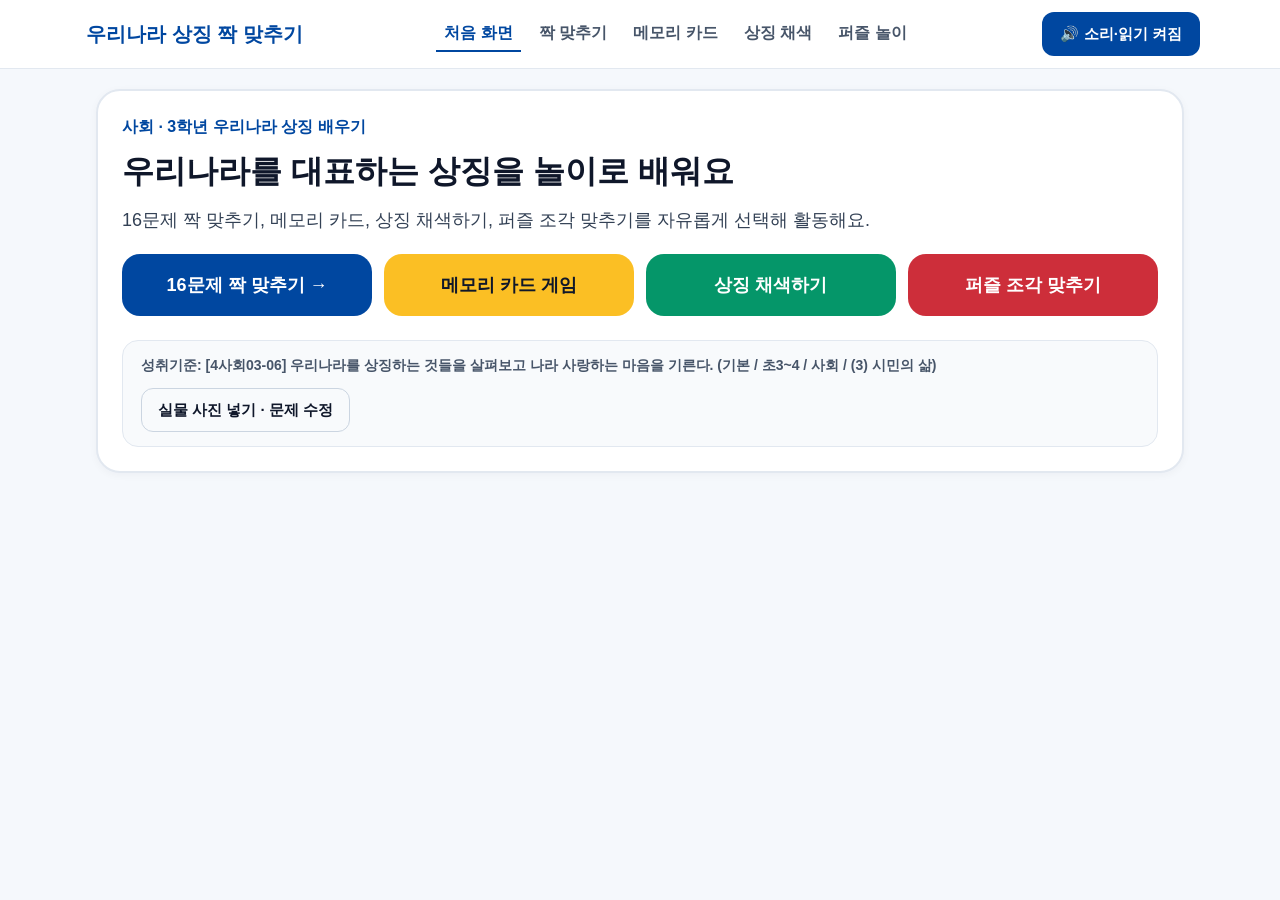
<file: public/korea-symbols-standalone.html>
<!doctype html>
<html lang="ko">
<head>
  <meta charset="UTF-8" />
  <meta name="viewport" content="width=device-width, initial-scale=1.0" />
  <title>우리나라 상징 짝 맞추기</title>
  <style>
    :root {
      --bg: #F5F8FC;
      --surface: #FFFFFF;
      --border: #CBD5E1;
      --text: #0F172A;
      --muted: #475569;
      --primary: #0047A0;
      --red: #CD2E3A;
      --emerald: #059669;
      --amber: #F59E0B;
    }
    * { box-sizing: border-box; }
    body {
      margin: 0;
      font-family: "Noto Sans KR", "Apple SD Gothic Neo", "Malgun Gothic", sans-serif;
      background: var(--bg);
      color: var(--text);
      line-height: 1.5;
    }
    button {
      font-family: inherit;
      cursor: pointer;
      touch-action: manipulation;
    }
    button:focus-visible, input:focus-visible {
      outline: 4px solid #2563EB;
      outline-offset: 2px;
    }
    header {
      background: var(--surface);
      border-bottom: 1px solid #E2E8F0;
      padding: 12px 20px;
    }
    .header-inner {
      max-width: 1120px;
      margin: 0 auto;
      display: flex;
      flex-wrap: wrap;
      align-items: center;
      justify-content: space-between;
      gap: 14px;
    }
    .brand {
      font-size: 20px;
      font-weight: 800;
      color: var(--primary);
      background: transparent;
      border: 0;
      padding: 4px 6px;
      white-space: nowrap;
    }
    .nav-links {
      display: flex;
      flex-wrap: wrap;
      gap: 10px;
      align-items: center;
    }
    .nav-btn {
      background: transparent;
      border: 0;
      border-bottom: 2px solid transparent;
      font-size: 16px;
      font-weight: 700;
      color: var(--muted);
      padding: 6px 8px;
      white-space: nowrap;
    }
    .nav-btn.active {
      color: var(--primary);
      border-bottom-color: var(--primary);
    }
    .cta-btn {
      min-height: 44px;
      padding: 10px 18px;
      border-radius: 12px;
      border: 0;
      background: var(--primary);
      color: #fff;
      font-size: 15px;
      font-weight: 700;
      white-space: nowrap;
    }
    .cta-btn:hover { background: #1E40AF; }
    main {
      max-width: 1120px;
      margin: 0 auto;
      padding: 20px 16px 48px;
    }
    .card {
      background: var(--surface);
      border: 2px solid #E2E8F0;
      border-radius: 24px;
      padding: 24px;
      box-shadow: 0 2px 8px rgba(15, 23, 42, 0.04);
    }
    .track-wrap {
      background: var(--surface);
      border: 1px solid #E2E8F0;
      border-radius: 20px;
      padding: 16px 20px;
      margin-bottom: 16px;
    }
    .track-head {
      display: flex;
      justify-content: space-between;
      font-weight: 700;
      font-size: 15px;
      margin-bottom: 12px;
    }
    .track-bar {
      position: relative;
      height: 14px;
      background: #E2E8F0;
      border-radius: 999px;
      margin: 22px 10px 8px;
    }
    .track-fill {
      height: 100%;
      background: var(--primary);
      border-radius: 999px;
      transition: width 260ms ease;
    }
    .mascot {
      position: absolute;
      top: -28px;
      transform: translateX(-50%);
      transition: left 280ms ease;
      font-size: 30px;
      line-height: 1;
      user-select: none;
    }
    .home-actions {
      display: grid;
      grid-template-columns: repeat(auto-fit, minmax(210px, 1fr));
      gap: 12px;
      margin-top: 20px;
    }
    .big-mode-btn {
      min-height: 62px;
      padding: 14px 20px;
      border-radius: 18px;
      border: 0;
      font-size: 18px;
      font-weight: 800;
      display: flex;
      align-items: center;
      justify-content: center;
      gap: 8px;
    }
    .quiz-grid {
      display: grid;
      grid-template-columns: 1fr;
      gap: 24px;
      align-items: center;
    }
    @media (min-width: 820px) {
      .quiz-grid { grid-template-columns: 5fr 7fr; }
    }
    .target-box {
      background: #F5F8FC;
      border: 2px solid #BFDBFE;
      border-radius: 24px;
      padding: 24px;
      text-align: center;
      user-select: none;
    }
    .art-box {
      width: 156px;
      height: 156px;
      margin: 0 auto 10px;
      display: flex;
      align-items: center;
      justify-content: center;
    }
    .art-box img, .art-sm img {
      width: 100%;
      height: 100%;
      object-fit: cover;
      border-radius: 14px;
      border: 2px solid #CBD5E1;
    }
    .choices-grid {
      display: grid;
      gap: 14px;
      grid-template-columns: repeat(auto-fit, minmax(175px, 1fr));
    }
    .choice-btn {
      min-height: 168px;
      background: #FFFFFF;
      border: 2px solid #CBD5E1;
      border-radius: 20px;
      padding: 16px;
      display: flex;
      flex-direction: column;
      align-items: center;
      justify-content: center;
      gap: 10px;
      position: relative;
      transition: transform 160ms ease, border-color 160ms ease;
    }
    .choice-btn:hover:not(:disabled) {
      border-color: var(--primary);
      background: #EFF6FF;
    }
    .choice-btn.dimmed { opacity: 0.42; cursor: not-allowed; }
    .choice-btn.correct { background: #ECFDF5; border-color: var(--emerald); }
    .choice-num {
      position: absolute;
      top: 10px;
      left: 10px;
      width: 30px;
      height: 30px;
      border-radius: 8px;
      background: #F1F5F9;
      border: 1px solid #CBD5E1;
      font-weight: 800;
      display: flex;
      align-items: center;
      justify-content: center;
    }
    .art-sm {
      width: 92px;
      height: 92px;
      display: flex;
      align-items: center;
      justify-content: center;
    }
    .choice-label { font-size: 21px; font-weight: 800; color: var(--text); }
    .feedback-box {
      margin-top: 16px;
      padding: 16px 20px;
      border-radius: 18px;
      font-weight: 800;
      font-size: 18px;
      display: flex;
      flex-wrap: wrap;
      align-items: center;
      justify-content: space-between;
      gap: 12px;
    }
    .feedback-retry { background: #FFF1F2; border: 2px solid #FDA4AF; color: #881337; }
    .feedback-ok { background: #ECFDF5; border: 2px solid #34D399; color: #064E3B; }
    .toolbar {
      display: flex;
      flex-wrap: wrap;
      align-items: center;
      justify-content: space-between;
      gap: 10px;
      background: #fff;
      border: 1px solid #E2E8F0;
      border-radius: 18px;
      padding: 12px;
      margin-bottom: 14px;
    }
    .tab-group {
      display: flex;
      flex-wrap: wrap;
      gap: 6px;
      background: #F1F5F9;
      padding: 4px;
      border-radius: 12px;
    }
    .tab-btn {
      min-height: 40px;
      padding: 8px 14px;
      border-radius: 10px;
      border: 0;
      background: transparent;
      font-size: 15px;
      font-weight: 700;
      color: #334155;
      white-space: nowrap;
    }
    .tab-btn.active {
      background: var(--primary);
      color: #fff;
    }
    .btn-sec {
      min-height: 44px;
      padding: 8px 16px;
      border-radius: 12px;
      border: 1px solid #CBD5E1;
      background: #F8FAFC;
      color: var(--text);
      font-size: 15px;
      font-weight: 700;
      white-space: nowrap;
    }
    .memory-grid {
      display: grid;
      grid-template-columns: repeat(4, minmax(0, 1fr));
      gap: 12px;
      margin-top: 14px;
    }
    @media (max-width: 640px) {
      .memory-grid { grid-template-columns: repeat(2, minmax(0, 1fr)); }
    }
    .mem-card {
      min-height: 148px;
      border-radius: 18px;
      border: 2px solid #1E40AF;
      background: var(--primary);
      color: #fff;
      font-size: 18px;
      font-weight: 800;
      display: flex;
      flex-direction: column;
      align-items: center;
      justify-content: center;
      gap: 8px;
      padding: 12px;
    }
    .mem-card.open { background: #fff; color: var(--text); border-color: #3B82F6; }
    .mem-card.matched { background: #ECFDF5; color: #065F46; border-color: var(--emerald); }
    .coloring-layout {
      display: grid;
      grid-template-columns: 1fr;
      gap: 18px;
      align-items: start;
    }
    @media (min-width: 880px) {
      .coloring-layout { grid-template-columns: 4fr 8fr; }
    }
    .swatch-grid {
      display: grid;
      grid-template-columns: 1fr 1fr;
      gap: 8px;
      margin-top: 8px;
    }
    .swatch-btn {
      min-height: 44px;
      padding: 6px 10px;
      border-radius: 12px;
      border: 2px solid #E2E8F0;
      background: #fff;
      display: flex;
      align-items: center;
      gap: 8px;
      font-size: 14px;
      font-weight: 700;
    }
    .swatch-btn.active { border-color: var(--primary); background: #EFF6FF; color: var(--primary); }
    .swatch-dot {
      width: 24px;
      height: 24px;
      border-radius: 50%;
      border: 1px solid #94A3B8;
      flex-shrink: 0;
    }
    .canvas-stage {
      position: relative;
      width: 100%;
      aspect-ratio: 4 / 3;
      background: #fff;
      border: 2px solid #CBD5E1;
      border-radius: 18px;
      overflow: hidden;
    }
    .canvas-stage svg, .canvas-stage canvas {
      position: absolute;
      inset: 0;
      width: 100%;
      height: 100%;
    }
    .puzzle-layout {
      display: grid;
      grid-template-columns: 1fr;
      gap: 20px;
      align-items: start;
    }
    @media (min-width: 880px) {
      .puzzle-layout { grid-template-columns: 7fr 5fr; }
    }
    .puzzle-board {
      position: relative;
      width: 100%;
      background: #F1F5F9;
      border: 2px solid #CBD5E1;
      border-radius: 18px;
      overflow: hidden;
    }
    .puzzle-grid {
      position: relative;
      z-index: 2;
      width: 100%;
      height: 100%;
      display: grid;
    }
    .puzzle-slot {
      border: 1px dashed #64748B;
      background: transparent;
      padding: 0;
      position: relative;
      overflow: hidden;
      display: flex;
      align-items: center;
      justify-content: center;
    }
    .puzzle-slot.occupied { border-color: rgba(16, 185, 129, 0.4); }
    .puzzle-slot-num {
      width: 34px;
      height: 34px;
      border-radius: 50%;
      background: rgba(255,255,255,0.9);
      border: 1px solid #CBD5E1;
      font-weight: 800;
      display: flex;
      align-items: center;
      justify-content: center;
    }
    .tray-grid {
      display: grid;
      grid-template-columns: repeat(3, minmax(0, 1fr));
      gap: 10px;
      margin-top: 12px;
    }
    .tray-piece {
      aspect-ratio: 1 / 1;
      border-radius: 14px;
      border: 2px solid #CBD5E1;
      overflow: hidden;
      padding: 0;
      background: #fff;
      position: relative;
      touch-action: none;
    }
    .tray-piece.selected { border-color: var(--primary); box-shadow: 0 0 0 4px #BFDBFE; }
    .slice-wrap {
      position: relative;
      width: 100%;
      height: 100%;
      overflow: hidden;
      background: #fff;
    }
    .slice-inner {
      position: absolute;
      top: 0;
      left: 0;
      pointer-events: none;
    }
    .drag-ghost {
      position: fixed;
      width: 110px;
      height: 110px;
      border-radius: 14px;
      border: 2px solid var(--primary);
      overflow: hidden;
      background: #fff;
      box-shadow: 0 12px 28px rgba(15, 23, 42, 0.24);
      pointer-events: none;
      transform: translate(-50%, -50%);
      z-index: 999;
    }
    .modal-backdrop {
      position: fixed;
      inset: 0;
      background: rgba(15, 23, 42, 0.55);
      display: flex;
      align-items: center;
      justify-content: center;
      padding: 16px;
      z-index: 100;
    }
    .modal-card {
      background: #fff;
      border-radius: 24px;
      max-width: 820px;
      width: 100%;
      max-height: 86vh;
      display: flex;
      flex-direction: column;
      overflow: hidden;
    }
    .modal-body { padding: 20px; overflow-y: auto; display: flex; flex-direction: column; gap: 12px; }
    .hidden { display: none !important; }
    @media print {
      header, .no-print { display: none !important; }
      body { background: #fff !important; }
      .print-sheet { border: 0 !important; box-shadow: none !important; padding: 0 !important; }
    }
  </style>
</head>
<body>
  <header class="no-print">
    <div class="header-inner">
      <button class="brand" onclick="setScreen('HOME')">우리나라 상징 짝 맞추기</button>
      <nav class="nav-links" aria-label="학습 메뉴">
        <button class="nav-btn active" id="nav-HOME" onclick="setScreen('HOME')">처음 화면</button>
        <button class="nav-btn" id="nav-QUIZ" onclick="setScreen('QUIZ')">짝 맞추기</button>
        <button class="nav-btn" id="nav-MEMORY" onclick="setScreen('MEMORY')">메모리 카드</button>
        <button class="nav-btn" id="nav-COLORING" onclick="setScreen('COLORING')">상징 채색</button>
        <button class="nav-btn" id="nav-PUZZLE" onclick="setScreen('PUZZLE')">퍼즐 놀이</button>
      </nav>
      <button class="cta-btn" id="tts-toggle" onclick="toggleTts()">🔊 소리·읽기 켜짐</button>
    </div>
  </header>

  <main id="app"></main>
  <div id="modal-root"></div>

  <script>
    const ACHIEVEMENT_STANDARD = "[4사회03-06] 우리나라를 상징하는 것들을 살펴보고 나라 사랑하는 마음을 기른다. (기본 / 초3~4 / 사회 / (3) 시민의 삶)";
    const INITIAL_QUESTIONS = [{"id":1,"symbolKey":"taegeukgi","title":"태극기","emoji":"🇰🇷","level":1,"levelLabel":"1단계","prompt":"우리나라를 대표하는 국기예요.","hint":"하얀 바탕에 빨강·파랑 태극 무늬와 네 모서리에 검은 막대가 있어요.","celebrationText":"맞았어요! 우리나라 국기는 태극기예요.","customPhotoUrl":"","choices":[{"id":"c1-1","label":"태극기","emoji":"🇰🇷","artworkId":"taegeukgi","isCorrect":true},{"id":"c1-2","label":"태양","emoji":"☀️","artworkId":"sun","isCorrect":false}]},{"id":2,"symbolKey":"mugunghwa","title":"무궁화","emoji":"🌺","level":1,"levelLabel":"1단계","prompt":"우리나라를 대표하는 꽃이에요.","hint":"연한 분홍색 꽃잎 다섯 장에 가운데가 진한 붉은색인 꽃이에요.","celebrationText":"잘했어요! 무궁화는 우리나라 꽃이에요.","customPhotoUrl":"","choices":[{"id":"c2-1","label":"무궁화","emoji":"🌺","artworkId":"mugunghwa","isCorrect":true},{"id":"c2-2","label":"해바라기","emoji":"🌻","artworkId":"sunflower","isCorrect":false}]},{"id":3,"symbolKey":"hanbok","title":"한복","emoji":"👘","level":1,"levelLabel":"1단계","prompt":"명절에 입는 우리나라 전통 옷이에요.","hint":"고운 색깔의 저고리와 넓은 치마 또는 바지로 이루어져 있어요.","celebrationText":"정답이에요! 아름다운 우리나라 옷은 한복이에요.","customPhotoUrl":"","choices":[{"id":"c3-1","label":"한복","emoji":"👘","artworkId":"hanbok","isCorrect":true},{"id":"c3-2","label":"티셔츠","emoji":"👕","artworkId":"tshirt","isCorrect":false}]},{"id":4,"symbolKey":"aegukga","title":"애국가","emoji":"🎵","level":1,"levelLabel":"1단계","prompt":"우리나라를 대표하는 노래예요.","hint":"태극기를 바라보며 바른 자세로 부르는 노래예요.","celebrationText":"최고예요! 우리나라 노래는 애국가예요.","customPhotoUrl":"","choices":[{"id":"c4-1","label":"애국가","emoji":"🎶","artworkId":"aegukga","isCorrect":true},{"id":"c4-2","label":"생일 노래","emoji":"🎂","artworkId":"birthday","isCorrect":false}]},{"id":5,"symbolKey":"hangeul","title":"한글","emoji":"🔤","level":1,"levelLabel":"1단계","prompt":"우리가 쓰고 읽는 우리나라 글자예요.","hint":"ㄱ, ㄴ, ㄷ, ㅏ, ㅓ, ㅗ 처럼 자음과 모음이 모여 글자가 돼요.","celebrationText":"멋져요! 세종대왕님이 만드신 한글이에요.","customPhotoUrl":"","choices":[{"id":"c5-1","label":"한글","emoji":"가","artworkId":"hangeul","isCorrect":true},{"id":"c5-2","label":"숫자","emoji":"🔢","artworkId":"numbers","isCorrect":false}]},{"id":6,"symbolKey":"seollal","title":"설날","emoji":"🧧","level":2,"levelLabel":"2단계","prompt":"새해 첫날, 세배하고 떡국을 먹어요.","hint":"하얀 가래떡을 썰어 끓인 따뜻한 떡국과 복주머니가 떠올라요.","celebrationText":"맞았어요! 설날에는 세배하고 떡국을 먹어요.","customPhotoUrl":"","choices":[{"id":"c6-1","label":"설날","emoji":"🥣","artworkId":"seollal","isCorrect":true},{"id":"c6-2","label":"크리스마스","emoji":"🎄","artworkId":"tree_star","isCorrect":false},{"id":"c6-3","label":"어린이날","emoji":"🎈","artworkId":"children_balloon","isCorrect":false}]},{"id":7,"symbolKey":"chuseok","title":"추석","emoji":"🌕","level":2,"levelLabel":"2단계","prompt":"보름달을 보며 송편을 먹는 명절이에요.","hint":"가을 밤하늘의 둥근 보름달과 반달 모양 송편을 찾아보세요.","celebrationText":"정답이에요! 한가위 추석에는 송편을 빚어요.","customPhotoUrl":"","choices":[{"id":"c7-1","label":"추석","emoji":"🌕","artworkId":"chuseok","isCorrect":true},{"id":"c7-2","label":"식목일","emoji":"🌱","artworkId":"sprout","isCorrect":false},{"id":"c7-3","label":"할로윈","emoji":"🎃","artworkId":"pumpkin","isCorrect":false}]},{"id":8,"symbolKey":"kimchi","title":"김치","emoji":"🥬","level":2,"levelLabel":"2단계","prompt":"배추에 빨간 양념을 버무린 음식이에요.","hint":"아삭아삭한 배추와 매콤한 빨간 양념이 어우러진 반찬이에요.","celebrationText":"잘했어요! 김치는 세계가 좋아하는 우리나라 음식이에요.","customPhotoUrl":"","choices":[{"id":"c8-1","label":"김치","emoji":"🥬","artworkId":"kimchi","isCorrect":true},{"id":"c8-2","label":"피자","emoji":"🍕","artworkId":"pizza","isCorrect":false},{"id":"c8-3","label":"햄버거","emoji":"🍔","artworkId":"burger","isCorrect":false}]},{"id":9,"symbolKey":"bibimbap","title":"비빔밥","emoji":"🍚","level":2,"levelLabel":"2단계","prompt":"밥과 나물을 고추장에 비벼 먹어요.","hint":"여러 색깔의 나물과 달걀이 그릇에 예쁘게 담긴 밥이에요.","celebrationText":"대단해요! 알록달록 건강한 비빔밥이에요.","customPhotoUrl":"","choices":[{"id":"c9-1","label":"비빔밥","emoji":"🍲","artworkId":"bibimbap","isCorrect":true},{"id":"c9-2","label":"스파게티","emoji":"🍝","artworkId":"spaghetti","isCorrect":false},{"id":"c9-3","label":"초밥","emoji":"🍣","artworkId":"sushi","isCorrect":false}]},{"id":10,"symbolKey":"hanok","title":"한옥","emoji":"🏯","level":2,"levelLabel":"2단계","prompt":"나무와 기와로 지은 우리나라 전통 집이에요.","hint":"처마가 멋지게 올라간 기와지붕과 온돌이 있는 집이에요.","celebrationText":"정답이에요! 따스한 우리나라 전통 집은 한옥이에요.","customPhotoUrl":"","choices":[{"id":"c10-1","label":"한옥","emoji":"🏯","artworkId":"hanok","isCorrect":true},{"id":"c10-2","label":"텐트","emoji":"⛺","artworkId":"tent","isCorrect":false},{"id":"c10-3","label":"이글루","emoji":"🧊","artworkId":"igloo","isCorrect":false}]},{"id":11,"symbolKey":"tiger","title":"호랑이","emoji":"🐯","level":2,"levelLabel":"2단계","prompt":"옛이야기에 자주 나오는 용감한 동물이에요.","hint":"노란 털에 검은 줄무늬가 있는 씩씩한 백두산 호랑이예요.","celebrationText":"어흥! 용감한 우리나라 호랑이를 잘 찾았어요.","customPhotoUrl":"","choices":[{"id":"c11-1","label":"호랑이","emoji":"🐯","artworkId":"tiger","isCorrect":true},{"id":"c11-2","label":"코알라","emoji":"🐨","artworkId":"koala","isCorrect":false},{"id":"c11-3","label":"펭귄","emoji":"🐧","artworkId":"penguin","isCorrect":false}]},{"id":12,"symbolKey":"taegeuk","title":"태극 무늬","emoji":"☯️","level":3,"levelLabel":"3단계","prompt":"태극기 가운데의 파랑·빨강 동그라미예요.","hint":"위쪽은 빨간색, 아래쪽은 파란색이 어우러진 둥근 무늬예요.","celebrationText":"맞았어요! 조화를 뜻하는 태극 무늬예요.","customPhotoUrl":"","choices":[{"id":"c12-1","label":"태극 무늬","emoji":"🔴🔵","artworkId":"taegeuk","isCorrect":true},{"id":"c12-2","label":"별 모양","emoji":"⭐","artworkId":"star_shape","isCorrect":false},{"id":"c12-3","label":"하트 모양","emoji":"❤️","artworkId":"heart_shape","isCorrect":false},{"id":"c12-4","label":"네모 모양","emoji":"🟦","artworkId":"square_shape","isCorrect":false}]},{"id":13,"symbolKey":"trigrams","title":"건곤감리(4괘)","emoji":"☰","level":3,"levelLabel":"3단계","prompt":"태극기 네 모서리의 검은 막대 무늬예요.","hint":"하늘, 땅, 물, 불을 나타내는 네 가지 검은 막대예요.","celebrationText":"대단해요! 건·곤·감·리 4괘를 정확히 알았어요.","customPhotoUrl":"","choices":[{"id":"c13-1","label":"건곤감리(4괘)","emoji":"☰","artworkId":"trigrams","isCorrect":true},{"id":"c13-2","label":"물결 무늬","emoji":"〰️","artworkId":"wave_pattern","isCorrect":false},{"id":"c13-3","label":"꽃 무늬","emoji":"🌸","artworkId":"flower_pattern","isCorrect":false},{"id":"c13-4","label":"구름 무늬","emoji":"☁️","artworkId":"cloud_pattern","isCorrect":false}]},{"id":14,"symbolKey":"gwanghwamun","title":"광화문","emoji":"🏛️","level":3,"levelLabel":"3단계","prompt":"서울 경복궁에 있는 크고 멋진 전통 문이에요.","hint":"무지개 모양 아치 문이 세 개 있고 지붕이 웅장한 우리나라 문이에요.","celebrationText":"훌륭해요! 우리나라 수도 서울의 광화문이에요.","customPhotoUrl":"","choices":[{"id":"c14-1","label":"광화문","emoji":"🏯","artworkId":"gwanghwamun","isCorrect":true},{"id":"c14-2","label":"에펠탑","emoji":"🗼","artworkId":"eiffel","isCorrect":false},{"id":"c14-3","label":"자유의 여신상","emoji":"🗽","artworkId":"liberty","isCorrect":false},{"id":"c14-4","label":"피라미드","emoji":"🔺","artworkId":"pyramid","isCorrect":false}]},{"id":15,"symbolKey":"dokdo","title":"독도","emoji":"🏝️","level":3,"levelLabel":"3단계","prompt":"동쪽 바다 끝에 있는 소중한 우리나라 섬이에요.","hint":"푸른 동해 바다 위에 서 있는 동도와 서도 두 개의 바위섬이에요.","celebrationText":"정답이에요! 독도는 우리가 지키는 소중한 우리나라 땅이에요.","customPhotoUrl":"","choices":[{"id":"c15-1","label":"독도","emoji":"🏝️","artworkId":"dokdo","isCorrect":true},{"id":"c15-2","label":"사막","emoji":"🏜️","artworkId":"desert","isCorrect":false},{"id":"c15-3","label":"빙하","emoji":"🧊","artworkId":"glacier","isCorrect":false},{"id":"c15-4","label":"화산섬","emoji":"🌋","artworkId":"volcano","isCorrect":false}]},{"id":16,"symbolKey":"patriotism","title":"나라 사랑","emoji":"💖","level":3,"levelLabel":"3단계","prompt":"태극기와 무궁화를 소중히 여기며 바르게 인사해요.","hint":"우리나라 상징을 아끼고 사랑하는 따뜻한 마음을 골라보세요.","celebrationText":"참 잘했어요! 우리나라를 사랑하는 멋진 어린이예요!","customPhotoUrl":"","choices":[{"id":"c16-1","label":"나라 사랑","emoji":"🇰🇷","artworkId":"patriotism","isCorrect":true},{"id":"c16-2","label":"장난치기","emoji":"😜","artworkId":"prank","isCorrect":false},{"id":"c16-3","label":"버리기","emoji":"🗑️","artworkId":"trash","isCorrect":false},{"id":"c16-4","label":"잊어버리기","emoji":"💤","artworkId":"forget","isCorrect":false}]}];
    let QUESTIONS = JSON.parse(JSON.stringify(INITIAL_QUESTIONS));

    const COLOR_PALETTE = [
      { hex: '#CD2E3A', name: '태극 빨강' },
      { hex: '#0047A0', name: '태극 파랑' },
      { hex: '#0F172A', name: '검정' },
      { hex: '#FFFFFF', name: '하양' },
      { hex: '#FACC15', name: '노랑' },
      { hex: '#F9A8D4', name: '연분홍' },
      { hex: '#DB2777', name: '진분홍' },
      { hex: '#16A34A', name: '초록' },
      { hex: '#38BDF8', name: '하늘' },
      { hex: '#B45309', name: '갈색' }
    ];

    const COLOR_TEMPLATES = [
      { id: 'taegeukgi', title: '태극기', guide: '바탕은 하양, 태극 위쪽은 빨강, 아래쪽은 파랑, 네 모서리 막대는 검정으로 칠해 보세요.' },
      { id: 'mugunghwa', title: '무궁화', guide: '꽃잎 다섯 장은 연분홍, 가운데는 진분홍과 노랑, 잎은 초록으로 칠해 보세요.' },
      { id: 'hanbok', title: '한복', guide: '저고리와 치마를 곱고 밝은 색으로 칠해 보세요.' },
      { id: 'hanok', title: '한옥', guide: '기와지붕은 검정, 벽은 노랑, 문은 갈색으로 칠해 보세요.' },
      { id: 'tiger', title: '호랑이', guide: '호랑이 얼굴은 노랑, 줄무늬는 검정, 스카프는 파랑과 빨강으로 칠해 보세요.' }
    ];

    const PUZZLE_KEYS = ['taegeukgi', 'mugunghwa', 'hanbok', 'hanok', 'dokdo'];

    let state = {
      screen: 'HOME',
      tts: true,
      setupOpen: false,
      // Quiz
      quizIndex: 0,
      solvedCount: 0,
      firstTryStars: 0,
      wrongOnCurrent: 0,
      dimmedIds: [],
      quizStatus: 'ASKING',
      showHint: false,
      shuffledChoices: [],
      // Memory
      memPairs: 4,
      memCards: [],
      memSelected: [],
      memMatched: 0,
      memAttempts: 0,
      memLocked: false,
      memMessage: '같은 우리나라 상징 카드 두 장을 찾아보세요!',
      // Coloring
      colTemplate: 'taegeukgi',
      colTool: 'paint',
      colColor: '#CD2E3A',
      colBrush: 14,
      colShowGuide: false,
      colRegions: {},
      colHistory: [],
      // Puzzle
      puzKey: 'taegeukgi',
      puzCount: 6,
      puzGhost: false,
      puzSlots: [null, null, null, null, null, null],
      puzTray: [],
      puzSelected: null,
      puzMessage: '퍼즐 조각을 끌어서 알맞은 빈칸에 놓아 보세요!'
    };

    let penImageData = null;

    function speak(text) {
      if (!state.tts || !('speechSynthesis' in window)) return;
      try {
        window.speechSynthesis.cancel();
        const u = new SpeechSynthesisUtterance(text);
        u.lang = 'ko-KR';
        u.rate = 0.88;
        window.speechSynthesis.speak(u);
      } catch (e) {}
    }

    function beep(kind) {
      if (!state.tts) return;
      try {
        const AC = window.AudioContext || window.webkitAudioContext;
        if (!AC) return;
        const ctx = new AC();
        const osc = ctx.createOscillator();
        const gain = ctx.createGain();
        osc.type = 'triangle';
        osc.frequency.value = kind === 'ok' ? 660 : kind === 'win' ? 880 : kind === 'flip' ? 520 : 300;
        gain.gain.setValueAtTime(0.12, ctx.currentTime);
        gain.gain.exponentialRampToValueAtTime(0.001, ctx.currentTime + 0.22);
        osc.connect(gain);
        gain.connect(ctx.destination);
        osc.start();
        osc.stop(ctx.currentTime + 0.24);
      } catch (e) {}
    }

    function toggleTts() {
      state.tts = !state.tts;
      document.getElementById('tts-toggle').textContent = state.tts ? '🔊 소리·읽기 켜짐' : '🔇 소리·읽기 꺼짐';
      if (!state.tts && 'speechSynthesis' in window) window.speechSynthesis.cancel();
    }

    function shuffle(arr) {
      const a = arr.slice();
      for (let i = a.length - 1; i > 0; i--) {
        const j = Math.floor(Math.random() * (i + 1));
        [a[i], a[j]] = [a[j], a[i]];
      }
      return a;
    }

    function getSvgMarkup(id) {
      switch (id) {
        case 'taegeukgi':
          return '<svg viewBox="0 0 120 84" width="100%" height="100%"><rect x="4" y="4" width="112" height="76" rx="6" fill="#FFFFFF" stroke="#CBD5E1" stroke-width="3"/><g transform="translate(60 42) rotate(-34)"><path d="M-18,0 A18,18 0 0,1 18,0 A9,9 0 0,1 0,0 A9,9 0 0,0 -18,0 Z" fill="#CD2E3A"/><path d="M18,0 A18,18 0 0,1 -18,0 A9,9 0 0,1 0,0 A9,9 0 0,0 18,0 Z" fill="#0047A0"/></g><g transform="translate(24 20) rotate(-34)" fill="#0F172A"><rect x="-8" y="-6" width="16" height="2.6"/><rect x="-8" y="-1.3" width="16" height="2.6"/><rect x="-8" y="3.4" width="16" height="2.6"/></g><g transform="translate(96 64) rotate(-34)" fill="#0F172A"><rect x="-8" y="-6" width="7" height="2.6"/><rect x="1" y="-6" width="7" height="2.6"/><rect x="-8" y="-1.3" width="7" height="2.6"/><rect x="1" y="-1.3" width="7" height="2.6"/><rect x="-8" y="3.4" width="7" height="2.6"/><rect x="1" y="3.4" width="7" height="2.6"/></g><g transform="translate(96 20) rotate(34)" fill="#0F172A"><rect x="-8" y="-6" width="7" height="2.6"/><rect x="1" y="-6" width="7" height="2.6"/><rect x="-8" y="-1.3" width="16" height="2.6"/><rect x="-8" y="3.4" width="7" height="2.6"/><rect x="1" y="3.4" width="7" height="2.6"/></g><g transform="translate(24 64) rotate(34)" fill="#0F172A"><rect x="-8" y="-6" width="16" height="2.6"/><rect x="-8" y="-1.3" width="7" height="2.6"/><rect x="1" y="-1.3" width="7" height="2.6"/><rect x="-8" y="3.4" width="16" height="2.6"/></g></svg>';
        case 'mugunghwa':
          return '<svg viewBox="0 0 100 100" width="100%" height="100%"><path d="M50 86 L50 65" stroke="#15803D" stroke-width="5" stroke-linecap="round"/><ellipse cx="38" cy="76" rx="10" ry="5" transform="rotate(-25 38 76)" fill="#22C55E"/><ellipse cx="62" cy="76" rx="10" ry="5" transform="rotate(25 62 76)" fill="#22C55E"/>' +
            [0,72,144,216,288].map(d => '<ellipse cx="50" cy="28" rx="15" ry="20" fill="#FBCFE8" stroke="#EC4899" stroke-width="2" transform="rotate(' + d + ' 50 48)"/>').join('') +
            [0,72,144,216,288].map(d => '<ellipse cx="50" cy="40" rx="6" ry="10" fill="#BE185D" transform="rotate(' + d + ' 50 48)"/>').join('') +
            '<circle cx="50" cy="48" r="7" fill="#FACC15"/></svg>';
        case 'hanbok':
          return '<svg viewBox="0 0 100 100" width="100%" height="100%"><path d="M30 42 L70 42 L84 88 Q50 94 16 88 Z" fill="#F43F5E" stroke="#BE123C" stroke-width="2.5"/><path d="M22 24 L38 18 L50 28 L62 18 L78 24 L86 44 L70 48 L66 36 L66 44 L34 44 L34 36 L30 48 L14 44 Z" fill="#FDE047" stroke="#CA8A04" stroke-width="2.5"/><path d="M38 18 L50 30 L62 18" fill="none" stroke="#FFFFFF" stroke-width="4" stroke-linecap="round"/><path d="M48 34 L38 56 M50 34 L58 58" stroke="#0284C7" stroke-width="4" stroke-linecap="round"/><circle cx="49" cy="34" r="3.5" fill="#0284C7"/></svg>';
        case 'aegukga':
          return '<svg viewBox="0 0 100 100" width="100%" height="100%"><rect x="10" y="16" width="80" height="68" rx="12" fill="#EFF6FF" stroke="#3B82F6" stroke-width="3"/><line x1="20" y1="36" x2="80" y2="36" stroke="#93C5FD" stroke-width="2"/><line x1="20" y1="48" x2="80" y2="48" stroke="#93C5FD" stroke-width="2"/><line x1="20" y1="60" x2="80" y2="60" stroke="#93C5FD" stroke-width="2"/><circle cx="34" cy="58" r="7" fill="#0047A0"/><rect x="39" y="28" width="4" height="30" fill="#0047A0"/><circle cx="62" cy="50" r="7" fill="#CD2E3A"/><rect x="67" y="22" width="4" height="28" fill="#CD2E3A"/><path d="M39 28 L71 22 L71 29 L39 35 Z" fill="#0047A0"/></svg>';
        case 'hangeul':
          return '<svg viewBox="0 0 100 100" width="100%" height="100%"><rect x="10" y="10" width="80" height="80" rx="14" fill="#FEF3C7" stroke="#D97706" stroke-width="3"/><text x="22" y="48" font-size="28" font-weight="800" fill="#0047A0">가</text><text x="54" y="48" font-size="28" font-weight="800" fill="#CD2E3A">나</text><text x="22" y="80" font-size="28" font-weight="800" fill="#059669">다</text><text x="54" y="80" font-size="28" font-weight="800" fill="#7C3AED">라</text></svg>';
        case 'seollal':
          return '<svg viewBox="0 0 100 100" width="100%" height="100%"><path d="M16 54 Q50 50 84 54 L76 82 Q50 90 24 82 Z" fill="#FFFFFF" stroke="#0047A0" stroke-width="3"/><ellipse cx="50" cy="54" rx="34" ry="10" fill="#FEF9C3" stroke="#0047A0" stroke-width="2.5"/><ellipse cx="38" cy="53" rx="8" ry="4" fill="#FFFFFF" stroke="#CBD5E1" stroke-width="1.5"/><ellipse cx="56" cy="55" rx="8" ry="4" fill="#FFFFFF" stroke="#CBD5E1" stroke-width="1.5"/><path d="M36 36 Q50 42 64 36 L68 20 Q50 24 32 20 Z" fill="#EF4444" stroke="#B91C1C" stroke-width="2"/><circle cx="50" cy="28" r="6" fill="#FACC15"/></svg>';
        case 'chuseok':
          return '<svg viewBox="0 0 100 100" width="100%" height="100%"><rect x="8" y="8" width="84" height="84" rx="14" fill="#1E293B"/><circle cx="50" cy="36" r="20" fill="#FDE047"/><path d="M24 72 Q36 58 48 72 Q36 80 24 72 Z" fill="#F472B6" stroke="#FFFFFF" stroke-width="1.5"/><path d="M52 72 Q64 58 76 72 Q64 80 52 72 Z" fill="#4ADE80" stroke="#FFFFFF" stroke-width="1.5"/><path d="M38 80 Q50 66 62 80 Q50 88 38 80 Z" fill="#FBBF24" stroke="#FFFFFF" stroke-width="1.5"/></svg>';
        case 'kimchi':
          return '<svg viewBox="0 0 100 100" width="100%" height="100%"><ellipse cx="50" cy="68" rx="36" ry="18" fill="#FFFFFF" stroke="#64748B" stroke-width="3"/><path d="M24 62 Q36 32 52 46 Q66 30 76 62 Z" fill="#DC2626" stroke="#991B1B" stroke-width="2"/><path d="M34 58 Q46 38 56 54" stroke="#22C55E" stroke-width="4" stroke-linecap="round" fill="none"/></svg>';
        case 'bibimbap':
          return '<svg viewBox="0 0 100 100" width="100%" height="100%"><circle cx="50" cy="52" r="38" fill="#1E293B"/><circle cx="50" cy="52" r="31" fill="#F8FAFC"/><path d="M50 52 L50 23 A29 29 0 0,1 75 37 Z" fill="#22C55E"/><path d="M50 52 L75 37 A29 29 0 0,1 75 67 Z" fill="#F97316"/><path d="M50 52 L25 37 A29 29 0 0,1 50 23 Z" fill="#A16207"/><path d="M50 52 L25 67 A29 29 0 0,1 25 37 Z" fill="#DC2626"/><circle cx="50" cy="52" r="12" fill="#FFFFFF"/><circle cx="50" cy="52" r="6" fill="#FACC15"/></svg>';
        case 'hanok':
          return '<svg viewBox="0 0 100 100" width="100%" height="100%"><path d="M10 46 Q50 20 90 46 L80 54 Q50 40 20 54 Z" fill="#334155" stroke="#0F172A" stroke-width="2.5"/><rect x="24" y="52" width="52" height="32" fill="#FEF3C7" stroke="#92400E" stroke-width="2.5"/><rect x="42" y="56" width="16" height="28" fill="#D97706" stroke="#78350F" stroke-width="2"/><rect x="18" y="84" width="64" height="6" rx="2" fill="#94A3B8"/></svg>';
        case 'tiger':
          return '<svg viewBox="0 0 100 100" width="100%" height="100%"><circle cx="24" cy="28" r="11" fill="#F59E0B" stroke="#B45309" stroke-width="2.5"/><circle cx="76" cy="28" r="11" fill="#F59E0B" stroke="#B45309" stroke-width="2.5"/><circle cx="50" cy="54" r="32" fill="#FBBF24" stroke="#B45309" stroke-width="3"/><ellipse cx="50" cy="64" rx="16" ry="12" fill="#FEF3C7"/><path d="M44 26 L50 36 L56 26 M20 50 L30 52 M80 50 L70 52" stroke="#1E293B" stroke-width="3.5" stroke-linecap="round" fill="none"/><circle cx="38" cy="48" r="4" fill="#0F172A"/><circle cx="62" cy="48" r="4" fill="#0F172A"/><polygon points="45,58 55,58 50,64" fill="#EC4899"/></svg>';
        case 'taegeuk':
          return '<svg viewBox="0 0 100 100" width="100%" height="100%"><circle cx="50" cy="50" r="40" fill="#FFFFFF" stroke="#CBD5E1" stroke-width="3"/><g transform="translate(50 50) rotate(-30)"><path d="M-32,0 A32,32 0 0,1 32,0 A16,16 0 0,1 0,0 A16,16 0 0,0 -32,0 Z" fill="#CD2E3A"/><path d="M32,0 A32,32 0 0,1 -32,0 A16,16 0 0,1 0,0 A16,16 0 0,0 32,0 Z" fill="#0047A0"/></g></svg>';
        case 'trigrams':
          return '<svg viewBox="0 0 100 100" width="100%" height="100%"><rect x="8" y="8" width="84" height="84" rx="12" fill="#FFFFFF" stroke="#CBD5E1" stroke-width="3"/><g fill="#0F172A"><rect x="18" y="20" width="24" height="4"/><rect x="18" y="28" width="24" height="4"/><rect x="18" y="36" width="24" height="4"/><rect x="58" y="20" width="10" height="4"/><rect x="72" y="20" width="10" height="4"/><rect x="58" y="28" width="24" height="4"/><rect x="58" y="36" width="10" height="4"/><rect x="72" y="36" width="10" height="4"/><rect x="18" y="60" width="24" height="4"/><rect x="18" y="68" width="10" height="4"/><rect x="32" y="68" width="10" height="4"/><rect x="18" y="76" width="24" height="4"/><rect x="58" y="60" width="10" height="4"/><rect x="72" y="60" width="10" height="4"/><rect x="58" y="68" width="10" height="4"/><rect x="72" y="68" width="10" height="4"/><rect x="58" y="76" width="10" height="4"/><rect x="72" y="76" width="10" height="4"/></g></svg>';
        case 'gwanghwamun':
          return '<svg viewBox="0 0 100 100" width="100%" height="100%"><path d="M10 38 Q50 18 90 38 L84 44 L16 44 Z" fill="#1E293B"/><path d="M18 24 Q50 12 82 24 L76 30 L24 30 Z" fill="#334155"/><rect x="26" y="28" width="48" height="14" fill="#B91C1C"/><rect x="16" y="44" width="68" height="38" fill="#E2E8F0" stroke="#64748B" stroke-width="2.5"/><path d="M24 82 L24 62 A6,6 0 0,1 36 62 L36 82 Z" fill="#334155"/><path d="M43 82 L43 58 A7,7 0 0,1 57 58 L57 82 Z" fill="#0F172A"/><path d="M64 82 L64 62 A6,6 0 0,1 76 62 L76 82 Z" fill="#334155"/></svg>';
        case 'dokdo':
          return '<svg viewBox="0 0 100 100" width="100%" height="100%"><rect x="8" y="10" width="84" height="80" rx="12" fill="#DBEAFE"/><path d="M8 66 Q30 60 50 66 T92 66 L92 90 L8 90 Z" fill="#0284C7"/><polygon points="18,68 34,34 48,68" fill="#78716C" stroke="#44403C" stroke-width="2"/><polygon points="52,68 68,40 82,68" fill="#57534E" stroke="#44403C" stroke-width="2"/><line x1="62" y1="44" x2="62" y2="15" stroke="#0F172A" stroke-width="2.2" stroke-linecap="round"/><rect x="62" y="15" width="24" height="16" rx="1" fill="#FFFFFF" stroke="#0F172A" stroke-width="1.2"/><g transform="translate(74 23) rotate(-34)"><path d="M-4,0 A4,4 0 0,1 4,0 A2,2 0 0,1 0,0 A2,2 0 0,0 -4,0 Z" fill="#CD2E3A"/><path d="M4,0 A4,4 0 0,1 -4,0 A2,2 0 0,1 0,0 A2,2 0 0,0 4,0 Z" fill="#0047A0"/></g><g stroke="#0F172A" stroke-width="0.9"><line x1="64.5" y1="18.2" x2="67.5" y2="16.4"/><line x1="65.1" y1="19.1" x2="68.1" y2="17.3"/><line x1="65.7" y1="20" x2="68.7" y2="18.2"/><line x1="80.5" y1="16.4" x2="83.5" y2="18.2"/><line x1="79.9" y1="17.3" x2="82.9" y2="19.1"/><line x1="79.3" y1="18.2" x2="82.3" y2="20"/><line x1="64.5" y1="27.8" x2="67.5" y2="29.6"/><line x1="65.1" y1="26.9" x2="68.1" y2="28.7"/><line x1="65.7" y1="26" x2="68.7" y2="27.8"/><line x1="80.5" y1="29.6" x2="83.5" y2="27.8"/><line x1="79.9" y1="28.7" x2="82.9" y2="26.9"/><line x1="79.3" y1="27.8" x2="82.3" y2="26"/></g></svg>';
        case 'patriotism':
          return '<svg viewBox="0 0 100 100" width="100%" height="100%"><path d="M50 84 C20 66 12 46 12 32 C12 18 24 12 36 16 C43 18 48 24 50 28 C52 24 57 18 64 16 C76 12 88 18 88 32 C88 46 80 66 50 84 Z" fill="#FFE4E6" stroke="#E11D48" stroke-width="3.5"/><g transform="translate(50 47) rotate(-30)"><path d="M-16,0 A16,16 0 0,1 16,0 A8,8 0 0,1 0,0 A8,8 0 0,0 -16,0 Z" fill="#CD2E3A"/><path d="M16,0 A16,16 0 0,1 -16,0 A8,8 0 0,1 0,0 A8,8 0 0,0 16,0 Z" fill="#0047A0"/></g></svg>';
        default:
          return '';
      }
    }

    function renderArtHtml(artworkId, label, emoji, photoUrl, sizeClass) {
      if (photoUrl) {
        return '<div class="' + sizeClass + '"><img src="' + photoUrl + '" alt="' + label + '" /></div>';
      }
      const svg = getSvgMarkup(artworkId);
      if (svg) {
        return '<div class="' + sizeClass + '">' + svg + '</div>';
      }
      return '<div class="' + sizeClass + '" style="font-size:64px;">' + (emoji || '⭐') + '</div>';
    }

    function setScreen(screen) {
      state.screen = screen;
      document.querySelectorAll('.nav-btn').forEach(b => b.classList.remove('active'));
      const activeNav = document.getElementById('nav-' + screen);
      if (activeNav) activeNav.classList.add('active');
      if (screen === 'QUIZ') { startQuiz(); return; }
      if (screen === 'MEMORY') { startMemory(state.memPairs); return; }
      if (screen === 'PUZZLE') { resetPuzzle(state.puzKey, state.puzCount); return; }
      render();
    }

    function renderTrack(step, total, label) {
      const pct = Math.round((step / Math.max(1, total)) * 100);
      return '<section class="track-wrap"><div class="track-head"><span>' + label + '</span><span>' + step + ' / ' + total + ' 걸음</span></div><div class="track-bar"><div class="track-fill" style="width:' + pct + '%"></div><div class="mascot" style="left:calc(' + pct + '% * 0.92 + 4%)">🐯</div></div></section>';
    }

    // Quiz Logic
    function startQuiz() {
      state.quizIndex = 0;
      state.solvedCount = 0;
      state.firstTryStars = 0;
      state.wrongOnCurrent = 0;
      state.dimmedIds = [];
      state.quizStatus = 'ASKING';
      state.showHint = false;
      state.shuffledChoices = shuffle(QUESTIONS[0].choices);
      render();
      speak('1번 문제. ' + QUESTIONS[0].prompt);
    }

    function pickChoice(choiceId) {
      if (state.quizStatus === 'CORRECT' || state.quizStatus === 'FINISHED') return;
      if (state.dimmedIds.includes(choiceId)) return;
      const q = QUESTIONS[state.quizIndex];
      const c = state.shuffledChoices.find(x => x.id === choiceId);
      if (!c) return;
      if (c.isCorrect) {
        beep('ok');
        if (state.wrongOnCurrent === 0) state.firstTryStars++;
        state.solvedCount++;
        state.quizStatus = 'CORRECT';
        speak(q.celebrationText);
      } else {
        beep('retry');
        state.wrongOnCurrent++;
        state.dimmedIds.push(choiceId);
        state.showHint = true;
        state.quizStatus = 'RETRY';
        speak('아쉬워요. 힌트를 보고 다시 골라볼까요?');
      }
      render();
    }

    function nextQuestion() {
      if (state.quizIndex + 1 >= QUESTIONS.length) {
        state.quizStatus = 'FINISHED';
        beep('win');
        speak('열여섯 문제를 모두 맞혔어요!');
        render();
        return;
      }
      state.quizIndex++;
      state.wrongOnCurrent = 0;
      state.dimmedIds = [];
      state.showHint = false;
      state.quizStatus = 'ASKING';
      state.shuffledChoices = shuffle(QUESTIONS[state.quizIndex].choices);
      render();
      speak((state.quizIndex + 1) + '번 문제. ' + QUESTIONS[state.quizIndex].prompt);
    }

    // Memory Logic
    function startMemory(pairs) {
      state.memPairs = pairs;
      const picked = shuffle(QUESTIONS).slice(0, pairs);
      const deck = [];
      picked.forEach(item => {
        deck.push({ uid: item.symbolKey + '-a', key: item.symbolKey, title: item.title, emoji: item.emoji, photo: item.customPhotoUrl, open: false, matched: false });
        deck.push({ uid: item.symbolKey + '-b', key: item.symbolKey, title: item.title, emoji: item.emoji, photo: item.customPhotoUrl, open: false, matched: false });
      });
      state.memCards = shuffle(deck);
      state.memSelected = [];
      state.memMatched = 0;
      state.memAttempts = 0;
      state.memLocked = false;
      state.memMessage = '같은 우리나라 상징 카드 두 장을 찾아보세요!';
      render();
    }

    function flipMemory(idx) {
      if (state.memLocked) return;
      const c = state.memCards[idx];
      if (!c || c.open || c.matched) return;
      c.open = true;
      state.memSelected.push(idx);
      beep('flip');
      speak(c.title);
      render();
      if (state.memSelected.length === 2) {
        state.memLocked = true;
        state.memAttempts++;
        const [i1, i2] = state.memSelected;
        const c1 = state.memCards[i1], c2 = state.memCards[i2];
        if (c1.key === c2.key) {
          setTimeout(() => {
            c1.matched = true; c2.matched = true;
            state.memMatched++;
            state.memSelected = [];
            state.memLocked = false;
            if (state.memMatched >= state.memPairs) {
              beep('win');
              state.memMessage = '모든 짝을 다 찾았어요! 정말 멋져요!';
              speak('메모리 카드 짝을 모두 맞혔어요!');
            } else {
              beep('ok');
              state.memMessage = '정답! ' + c1.title + ' 짝을 찾았어요!';
            }
            render();
          }, 260);
        } else {
          state.memMessage = '조금 달라요! 다시 기억해서 뒤집어 볼까요?';
          render();
          setTimeout(() => {
            c1.open = false; c2.open = false;
            state.memSelected = [];
            state.memLocked = false;
            render();
          }, 850);
        }
      }
    }

    // Coloring Logic
    function paintRegion(rid) {
      if (state.colTool !== 'paint') return;
      state.colHistory.push(Object.assign({}, state.colRegions));
      state.colRegions[rid] = state.colColor;
      beep('flip');
      render();
    }

    function fillVal(rid) {
      return state.colRegions[rid] || '#FFFFFF';
    }

    function getColoringSvg(id) {
      if (id === 'taegeukgi') {
        return '<svg id="col-svg" viewBox="0 0 800 600"><rect x="60" y="60" width="680" height="480" rx="16" fill="' + fillVal('flag-bg') + '" stroke="#0F172A" stroke-width="6" onclick="paintRegion(\'flag-bg\')"/><g transform="translate(400 300) rotate(-34)"><path d="M-110,0 A110,110 0 0,1 110,0 A55,55 0 0,1 0,0 A55,55 0 0,0 -110,0 Z" fill="' + fillVal('t-top') + '" stroke="#0F172A" stroke-width="5" onclick="paintRegion(\'t-top\')"/><path d="M110,0 A110,110 0 0,1 -110,0 A55,55 0 0,1 0,0 A55,55 0 0,0 110,0 Z" fill="' + fillVal('t-bot') + '" stroke="#0F172A" stroke-width="5" onclick="paintRegion(\'t-bot\')"/></g><g transform="translate(185 165) rotate(-34)" onclick="paintRegion(\'g1\')"><rect x="-48" y="-34" width="96" height="16" fill="' + fillVal('g1') + '" stroke="#0F172A" stroke-width="4"/><rect x="-48" y="-8" width="96" height="16" fill="' + fillVal('g1') + '" stroke="#0F172A" stroke-width="4"/><rect x="-48" y="18" width="96" height="16" fill="' + fillVal('g1') + '" stroke="#0F172A" stroke-width="4"/></g><g transform="translate(615 435) rotate(-34)" onclick="paintRegion(\'g2\')"><rect x="-48" y="-34" width="42" height="16" fill="' + fillVal('g2') + '" stroke="#0F172A" stroke-width="4"/><rect x="6" y="-34" width="42" height="16" fill="' + fillVal('g2') + '" stroke="#0F172A" stroke-width="4"/><rect x="-48" y="-8" width="42" height="16" fill="' + fillVal('g2') + '" stroke="#0F172A" stroke-width="4"/><rect x="6" y="-8" width="42" height="16" fill="' + fillVal('g2') + '" stroke="#0F172A" stroke-width="4"/><rect x="-48" y="18" width="42" height="16" fill="' + fillVal('g2') + '" stroke="#0F172A" stroke-width="4"/><rect x="6" y="18" width="42" height="16" fill="' + fillVal('g2') + '" stroke="#0F172A" stroke-width="4"/></g><g transform="translate(615 165) rotate(34)" onclick="paintRegion(\'g3\')"><rect x="-48" y="-34" width="42" height="16" fill="' + fillVal('g3') + '" stroke="#0F172A" stroke-width="4"/><rect x="6" y="-34" width="42" height="16" fill="' + fillVal('g3') + '" stroke="#0F172A" stroke-width="4"/><rect x="-48" y="-8" width="96" height="16" fill="' + fillVal('g3') + '" stroke="#0F172A" stroke-width="4"/><rect x="-48" y="18" width="42" height="16" fill="' + fillVal('g3') + '" stroke="#0F172A" stroke-width="4"/><rect x="6" y="18" width="42" height="16" fill="' + fillVal('g3') + '" stroke="#0F172A" stroke-width="4"/></g><g transform="translate(185 435) rotate(34)" onclick="paintRegion(\'g4\')"><rect x="-48" y="-34" width="96" height="16" fill="' + fillVal('g4') + '" stroke="#0F172A" stroke-width="4"/><rect x="-48" y="-8" width="42" height="16" fill="' + fillVal('g4') + '" stroke="#0F172A" stroke-width="4"/><rect x="6" y="-8" width="42" height="16" fill="' + fillVal('g4') + '" stroke="#0F172A" stroke-width="4"/><rect x="-48" y="18" width="96" height="16" fill="' + fillVal('g4') + '" stroke="#0F172A" stroke-width="4"/></g></svg>';
      }
      if (id === 'mugunghwa') {
        return '<svg id="col-svg" viewBox="0 0 800 600"><rect x="0" y="0" width="800" height="600" fill="#FFFFFF"/><rect x="388" y="340" width="24" height="210" rx="12" fill="' + fillVal('stem') + '" stroke="#0F172A" stroke-width="5" onclick="paintRegion(\'stem\')"/><ellipse cx="310" cy="460" rx="75" ry="34" transform="rotate(-24 310 460)" fill="' + fillVal('l1') + '" stroke="#0F172A" stroke-width="5" onclick="paintRegion(\'l1\')"/><ellipse cx="490" cy="450" rx="75" ry="34" transform="rotate(24 490 450)" fill="' + fillVal('l2') + '" stroke="#0F172A" stroke-width="5" onclick="paintRegion(\'l2\')"/>' +
          [0,72,144,216,288].map((d,i) => '<ellipse cx="400" cy="148" rx="82" ry="112" transform="rotate(' + d + ' 400 265)" fill="' + fillVal('p'+i) + '" stroke="#0F172A" stroke-width="5" onclick="paintRegion(\'p'+i+'\')"/>').join('') +
          '<circle cx="400" cy="265" r="58" fill="' + fillVal('cr') + '" stroke="#0F172A" stroke-width="5" onclick="paintRegion(\'cr\')"/><circle cx="400" cy="265" r="26" fill="' + fillVal('st') + '" stroke="#0F172A" stroke-width="5" onclick="paintRegion(\'st\')"/></svg>';
      }
      if (id === 'hanbok') {
        return '<svg id="col-svg" viewBox="0 0 800 600"><rect x="0" y="0" width="800" height="600" fill="#FFFFFF"/><path d="M275 245 L350 245 L310 545 Q235 545 170 520 Z" fill="' + fillVal('c1') + '" stroke="#0F172A" stroke-width="5" onclick="paintRegion(\'c1\')"/><path d="M350 245 L450 245 L490 545 Q400 562 310 545 Z" fill="' + fillVal('c2') + '" stroke="#0F172A" stroke-width="5" onclick="paintRegion(\'c2\')"/><path d="M450 245 L525 245 L630 520 Q565 545 490 545 Z" fill="' + fillVal('c3') + '" stroke="#0F172A" stroke-width="5" onclick="paintRegion(\'c3\')"/><path d="M275 110 L130 220 L195 270 L285 205 Z" fill="' + fillVal('s1') + '" stroke="#0F172A" stroke-width="5" onclick="paintRegion(\'s1\')"/><path d="M525 110 L670 220 L605 270 L515 205 Z" fill="' + fillVal('s2') + '" stroke="#0F172A" stroke-width="5" onclick="paintRegion(\'s2\')"/><path d="M275 110 L345 75 L400 135 L455 75 L525 110 L525 245 L275 245 Z" fill="' + fillVal('jb') + '" stroke="#0F172A" stroke-width="5" onclick="paintRegion(\'jb\')"/><path d="M392 155 L345 310 L372 318 L410 165 Z" fill="' + fillVal('gr') + '" stroke="#0F172A" stroke-width="4" onclick="paintRegion(\'gr\')"/><circle cx="402" cy="155" r="18" fill="' + fillVal('gr') + '" stroke="#0F172A" stroke-width="4" onclick="paintRegion(\'gr\')"/></svg>';
      }
      if (id === 'hanok') {
        return '<svg id="col-svg" viewBox="0 0 800 600"><rect x="0" y="0" width="800" height="600" fill="#FFFFFF"/><path d="M70 250 Q400 75 730 250 L670 295 Q400 185 130 295 Z" fill="' + fillVal('rf') + '" stroke="#0F172A" stroke-width="6" onclick="paintRegion(\'rf\')"/><rect x="170" y="280" width="155" height="210" fill="' + fillVal('wl') + '" stroke="#0F172A" stroke-width="5" onclick="paintRegion(\'wl\')"/><rect x="475" y="280" width="155" height="210" fill="' + fillVal('wr') + '" stroke="#0F172A" stroke-width="5" onclick="paintRegion(\'wr\')"/><rect x="325" y="280" width="150" height="210" fill="' + fillVal('dr') + '" stroke="#0F172A" stroke-width="5" onclick="paintRegion(\'dr\')"/><rect x="130" y="490" width="540" height="50" rx="8" fill="' + fillVal('sb') + '" stroke="#0F172A" stroke-width="5" onclick="paintRegion(\'sb\')"/></svg>';
      }
      return '<svg id="col-svg" viewBox="0 0 800 600"><rect x="0" y="0" width="800" height="600" fill="#FFFFFF"/><circle cx="230" cy="145" r="62" fill="' + fillVal('el') + '" stroke="#0F172A" stroke-width="6" onclick="paintRegion(\'el\')"/><circle cx="570" cy="145" r="62" fill="' + fillVal('er') + '" stroke="#0F172A" stroke-width="6" onclick="paintRegion(\'er\')"/><circle cx="400" cy="285" r="185" fill="' + fillVal('fc') + '" stroke="#0F172A" stroke-width="6" onclick="paintRegion(\'fc\')"/><ellipse cx="400" cy="345" rx="92" ry="68" fill="' + fillVal('mz') + '" stroke="#0F172A" stroke-width="5" onclick="paintRegion(\'mz\')"/><polygon points="365,120 400,190 435,120" fill="' + fillVal('st1') + '" stroke="#0F172A" stroke-width="4" onclick="paintRegion(\'st1\')"/><circle cx="325" cy="255" r="18" fill="#0F172A"/><circle cx="475" cy="255" r="18" fill="#0F172A"/><polygon points="375,320 425,320 400,350" fill="' + fillVal('ns') + '" stroke="#0F172A" stroke-width="4" onclick="paintRegion(\'ns\')"/><path d="M275 450 Q400 500 525 450 L500 545 L300 545 Z" fill="' + fillVal('sc') + '" stroke="#0F172A" stroke-width="5" onclick="paintRegion(\'sc\')"/></svg>';
    }

    function bindPenCanvas() {
      const canvas = document.getElementById('pen-canvas');
      if (!canvas) return;
      const ctx = canvas.getContext('2d');
      if (penImageData) {
        ctx.putImageData(penImageData, 0, 0);
      }
      let drawing = false;
      let last = null;
      function getPt(e) {
        const r = canvas.getBoundingClientRect();
        return { x: ((e.clientX - r.left) / r.width) * canvas.width, y: ((e.clientY - r.top) / r.height) * canvas.height };
      }
      canvas.onpointerdown = function (e) {
        if (state.colTool === 'paint') return;
        canvas.setPointerCapture(e.pointerId);
        drawing = true;
        last = getPt(e);
      };
      canvas.onpointermove = function (e) {
        if (!drawing || state.colTool === 'paint') return;
        const pt = getPt(e);
        ctx.save();
        ctx.lineCap = 'round';
        ctx.lineJoin = 'round';
        if (state.colTool === 'eraser') {
          ctx.globalCompositeOperation = 'destination-out';
          ctx.lineWidth = state.colBrush * 1.8;
        } else {
          ctx.globalCompositeOperation = 'source-over';
          ctx.strokeStyle = state.colColor;
          ctx.lineWidth = state.colBrush;
        }
        ctx.beginPath();
        ctx.moveTo(last.x, last.y);
        ctx.lineTo(pt.x, pt.y);
        ctx.stroke();
        ctx.restore();
        last = pt;
      };
      canvas.onpointerup = canvas.onpointercancel = function () {
        if (drawing) {
          penImageData = ctx.getImageData(0, 0, canvas.width, canvas.height);
        }
        drawing = false;
        last = null;
      };
    }

    function saveColoringPng() {
      const svgEl = document.getElementById('col-svg');
      const pen = document.getElementById('pen-canvas');
      if (!svgEl || !pen) return;
      const out = document.createElement('canvas');
      out.width = 1200; out.height = 900;
      const ctx = out.getContext('2d');
      ctx.fillStyle = '#FFFFFF';
      ctx.fillRect(0, 0, 1200, 900);
      const clone = svgEl.cloneNode(true);
      clone.setAttribute('width', '1200');
      clone.setAttribute('height', '900');
      const url = URL.createObjectURL(new Blob([new XMLSerializer().serializeToString(clone)], { type: 'image/svg+xml;charset=utf-8' }));
      const img = new Image();
      img.onload = function () {
        ctx.drawImage(img, 0, 0, 1200, 900);
        ctx.drawImage(pen, 0, 0, 1200, 900);
        URL.revokeObjectURL(url);
        const a = document.createElement('a');
        a.href = out.toDataURL('image/png');
        a.download = state.colTemplate + '_색칠작품.png';
        a.click();
      };
      img.src = url;
    }

    // Puzzle Logic
    function resetPuzzle(key, count) {
      state.puzKey = key;
      state.puzCount = count;
      state.puzSlots = Array(count).fill(null);
      const tiles = [];
      for (let i = 0; i < count; i++) tiles.push({ idx: i, row: Math.floor(i / 3), col: i % 3 });
      state.puzTray = shuffle(tiles);
      state.puzSelected = null;
      state.puzMessage = '퍼즐 조각을 끌어서 알맞은 빈칸에 놓아 보세요!';
      render();
    }

    function placePuzzlePiece(tileIdx, slotIdx) {
      if (state.puzSlots[slotIdx] !== null) return;
      if (tileIdx === slotIdx) {
        state.puzSlots[slotIdx] = tileIdx;
        state.puzTray = state.puzTray.filter(t => t.idx !== tileIdx);
        state.puzSelected = null;
        const done = state.puzSlots.filter(x => x !== null).length;
        if (done === state.puzCount) {
          beep('win');
          state.puzMessage = '퍼즐을 모두 완성했어요! 정말 잘했어요!';
          speak('퍼즐을 모두 완성했어요!');
        } else {
          beep('ok');
          state.puzMessage = '잘 맞췄어요! (' + done + '/' + state.puzCount + '조각)';
        }
      } else {
        beep('retry');
        state.puzMessage = '조금 다른 자리예요! 힌트 그림자를 보고 다시 놓아볼까요?';
      }
      render();
    }

    function renderSliceHtml(q, row, col, rows) {
      const art = q.customPhotoUrl
        ? '<img src="' + q.customPhotoUrl + '" style="width:100%;height:100%;object-fit:cover;" />'
        : getSvgMarkup(q.symbolKey);
      return '<div class="slice-wrap"><div class="slice-inner" style="width:300%;height:' + (rows * 100) + '%;transform:translate(-' + (col * 100 / 3) + '%,-' + (row * 100 / rows) + '%);padding:10px;">' + art + '</div></div>';
    }

    function bindPuzzleDrag() {
      const pieces = document.querySelectorAll('[data-tray-idx]');
      pieces.forEach(btn => {
        const idx = parseInt(btn.getAttribute('data-tray-idx'), 10);
        const row = parseInt(btn.getAttribute('data-row'), 10);
        const col = parseInt(btn.getAttribute('data-col'), 10);
        let origin = null;
        let ghost = null;
        btn.onpointerdown = function (e) {
          btn.setPointerCapture(e.pointerId);
          origin = { x: e.clientX, y: e.clientY, active: false };
        };
        btn.onpointermove = function (e) {
          if (!origin) return;
          if (!origin.active && Math.hypot(e.clientX - origin.x, e.clientY - origin.y) > 8) {
            origin.active = true;
            state.puzSelected = idx;
            ghost = document.createElement('div');
            ghost.className = 'drag-ghost';
            const q = QUESTIONS.find(x => x.symbolKey === state.puzKey);
            ghost.innerHTML = renderSliceHtml(q, row, col, state.puzCount === 6 ? 2 : 3);
            document.body.appendChild(ghost);
          }
          if (origin.active && ghost) {
            ghost.style.left = e.clientX + 'px';
            ghost.style.top = e.clientY + 'px';
          }
        };
        btn.onpointerup = btn.onpointercancel = function (e) {
          if (ghost) { ghost.remove(); ghost = null; }
          if (origin && origin.active) {
            const el = document.elementFromPoint(e.clientX, e.clientY);
            const slotEl = el && el.closest('[data-puz-slot]');
            if (slotEl) {
              placePuzzlePiece(idx, parseInt(slotEl.getAttribute('data-puz-slot'), 10));
              origin = null;
              return;
            }
          } else {
            state.puzSelected = state.puzSelected === idx ? null : idx;
            render();
          }
          origin = null;
        };
      });
    }

    // Teacher Setup Modal
    function openSetup() { state.setupOpen = true; renderModal(); }
    function closeSetup() { state.setupOpen = false; renderModal(); }
    function uploadPhoto(id, input) {
      const f = input.files && input.files[0];
      if (!f) return;
      const r = new FileReader();
      r.onload = function () {
        const q = QUESTIONS.find(x => x.id === id);
        if (q) q.customPhotoUrl = r.result;
        renderModal();
        render();
      };
      r.readAsDataURL(f);
    }

    function renderModal() {
      const mRoot = document.getElementById('modal-root');
      if (!state.setupOpen) { mRoot.innerHTML = ''; return; }
      mRoot.innerHTML = '<div class="modal-backdrop"><div class="modal-card"><div style="padding:18px 22px;border-bottom:1px solid #E2E8F0;display:flex;justify-content:space-between;align-items:center;"><div><h2 style="margin:0;font-size:20px;">실물 사진 업로드 · 문제 문구 설정</h2><p style="margin:4px 0 0;font-size:13px;color:#475569;">사진은 이 화면에서만 사용되며 외부로 전송되지 않습니다.</p></div><button class="btn-sec" onclick="closeSetup()">닫기</button></div><div class="modal-body">' +
        QUESTIONS.map(q => '<div style="border:1px solid #E2E8F0;border-radius:16px;padding:12px;display:flex;align-items:center;gap:12px;"><div style="width:60px;height:60px;flex-shrink:0;">' + renderArtHtml(q.symbolKey, q.title, q.emoji, q.customPhotoUrl, 'art-sm') + '</div><div style="flex:1;"><div style="font-weight:800;font-size:14px;margin-bottom:4px;">' + q.id + '번 · ' + q.title + '</div><input type="text" value="' + q.prompt.replace(/"/g, '&quot;') + '" onchange="QUESTIONS.find(x=>x.id===' + q.id + ').prompt=this.value" style="width:100%;padding:8px 10px;border-radius:10px;border:1px solid #CBD5E1;font-size:15px;font-weight:600;" /></div><label class="btn-sec" style="cursor:pointer;">사진 올리기<input type="file" accept="image/*" style="display:none" onchange="uploadPhoto(' + q.id + ',this)"/></label></div>').join('') +
        '</div></div></div>';
    }

    function render() {
      const root = document.getElementById('app');

      if (state.screen === 'HOME') {
        root.innerHTML = '<section class="card"><p style="font-weight:800;color:#0047A0;margin:0 0 8px;">사회 · 3학년 우리나라 상징 배우기</p><h1 style="font-size:32px;margin:0 0 12px;">우리나라를 대표하는 상징을 놀이로 배워요</h1><p style="font-size:18px;color:#334155;margin:0 0 20px;">16문제 짝 맞추기, 메모리 카드, 상징 채색하기, 퍼즐 조각 맞추기를 자유롭게 선택해 활동해요.</p><div class="home-actions"><button class="big-mode-btn" style="background:#0047A0;color:#fff;" onclick="setScreen(\'QUIZ\')">16문제 짝 맞추기 →</button><button class="big-mode-btn" style="background:#FBBF24;color:#0F172A;" onclick="setScreen(\'MEMORY\')">메모리 카드 게임</button><button class="big-mode-btn" style="background:#059669;color:#fff;" onclick="setScreen(\'COLORING\')">상징 채색하기</button><button class="big-mode-btn" style="background:#CD2E3A;color:#fff;" onclick="setScreen(\'PUZZLE\')">퍼즐 조각 맞추기</button></div><div style="margin-top:24px;padding:14px 18px;background:#F8FAFC;border:1px solid #E2E8F0;border-radius:16px;display:flex;flex-wrap:wrap;justify-content:space-between;align-items:center;gap:12px;"><span style="font-size:14px;color:#475569;font-weight:600;">성취기준: ' + ACHIEVEMENT_STANDARD + '</span><button class="btn-sec" onclick="openSetup()">실물 사진 넣기 · 문제 수정</button></div></section>';
        return;
      }

      if (state.screen === 'QUIZ') {
        if (state.quizStatus === 'FINISHED') {
          root.innerHTML = renderTrack(QUESTIONS.length, QUESTIONS.length, '호랑이 친구 이동 길') + '<section class="card" style="text-align:center;"><div style="font-size:60px;">🐯 🏆</div><h2 style="font-size:30px;margin:10px 0;">16문제 짝 맞추기 모두 완료!</h2><p style="font-size:19px;">맞힌 문제: <strong>' + state.solvedCount + ' / ' + QUESTIONS.length + '</strong> · 한 번에 성공: <strong>' + state.firstTryStars + '개</strong></p><div style="display:flex;gap:12px;justify-content:center;flex-wrap:wrap;margin-top:20px;"><button class="cta-btn" onclick="startQuiz()">처음부터 다시 풀기</button><button class="btn-sec" onclick="setScreen(\'HOME\')">처음 화면</button></div></section>';
          return;
        }
        const q = QUESTIONS[state.quizIndex];
        const choicesHtml = state.shuffledChoices.map((c, idx) => {
          const dimmed = state.dimmedIds.includes(c.id);
          const ok = state.quizStatus === 'CORRECT' && c.isCorrect;
          return '<button class="choice-btn ' + (dimmed ? 'dimmed' : '') + ' ' + (ok ? 'correct' : '') + '" ' + (dimmed || state.quizStatus === 'CORRECT' ? 'disabled' : '') + ' data-choice="' + c.id + '" onclick="pickChoice(\'' + c.id + '\')"><span class="choice-num">' + (idx + 1) + '</span>' + renderArtHtml(c.artworkId, c.label, c.emoji, c.isCorrect ? q.customPhotoUrl : '', 'art-sm') + '<span class="choice-label">' + c.label + '</span>' + (ok ? '<span style="color:#059669;font-weight:800;">✔ 정답!</span>' : '') + '</button>';
        }).join('');

        root.innerHTML = renderTrack(state.solvedCount, QUESTIONS.length, '호랑이 친구 이동 길') + '<div style="display:flex;justify-content:space-between;align-items:center;margin-bottom:12px;font-weight:700;"><span>' + q.levelLabel + ' · ' + (state.quizIndex + 1) + ' / ' + QUESTIONS.length + ' 문제 · 별 ' + state.firstTryStars + '개</span><button class="btn-sec" onclick="startQuiz()">초기화</button></div><section class="card"><div class="quiz-grid"><div class="target-box" draggable="true" ondragstart="event.dataTransfer.setData(\'text/plain\',\'q\')">' + renderArtHtml(q.symbolKey, q.title, q.emoji, q.customPhotoUrl, 'art-box') + '<h2 style="font-size:25px;margin:8px 0 12px;">' + q.prompt + '</h2><div style="display:flex;gap:8px;justify-content:center;flex-wrap:wrap;"><button class="btn-sec" onclick="speak(QUESTIONS[state.quizIndex].prompt)">🔊 다시 듣기</button><button class="btn-sec" onclick="state.showHint=!state.showHint;render();">💡 힌트</button></div>' + (state.showHint ? '<p style="margin-top:12px;background:#FEF3C7;border:1px solid #F59E0B;border-radius:12px;padding:10px;font-weight:700;">힌트: ' + q.hint + '</p>' : '') + '</div><div><p style="font-weight:700;color:#475569;margin-top:0;">알맞은 짝을 누르거나 그림을 끌어다 놓으세요 (숫자 1~' + state.shuffledChoices.length + ')</p><div class="choices-grid">' + choicesHtml + '</div>' + (state.quizStatus === 'RETRY' ? '<div class="feedback-box feedback-retry">아쉬워요! 다른 그림을 다시 골라볼까요?</div>' : '') + (state.quizStatus === 'CORRECT' ? '<div class="feedback-box feedback-ok"><span>✔ ' + q.celebrationText + '</span><button class="cta-btn" style="background:#059669;" onclick="nextQuestion()">' + (state.quizIndex + 1 >= QUESTIONS.length ? '결과 보기' : '다음 문제 →') + '</button></div>' : '') + '</div></div></section>';

        document.querySelectorAll('[data-choice]').forEach(el => {
          el.ondragover = function (e) { e.preventDefault(); };
          el.ondrop = function (e) { e.preventDefault(); pickChoice(el.getAttribute('data-choice')); };
        });
        return;
      }

      if (state.screen === 'MEMORY') {
        const cardsHtml = state.memCards.map((c, idx) => {
          const open = c.open || c.matched;
          return '<button class="mem-card ' + (open ? 'open' : '') + ' ' + (c.matched ? 'matched' : '') + '" onclick="flipMemory(' + idx + ')" ' + (open || state.memLocked ? 'disabled' : '') + '>' + (open ? renderArtHtml(c.key, c.title, c.emoji, c.photo, 'art-sm') + '<span>' + c.title + '</span>' : '<span style="font-size:24px;">' + (idx + 1) + '</span><span style="font-size:13px;">뒤집기</span>') + '</button>';
        }).join('');
        root.innerHTML = renderTrack(state.memMatched, state.memPairs, '메모리 카드 짝 찾기 여행') + '<div class="toolbar"><div class="tab-group"><button class="tab-btn ' + (state.memPairs===4?'active':'') + '" onclick="startMemory(4)">4쌍 (8장)</button><button class="tab-btn ' + (state.memPairs===6?'active':'') + '" onclick="startMemory(6)">6쌍 (12장)</button><button class="tab-btn ' + (state.memPairs===8?'active':'') + '" onclick="startMemory(8)">8쌍 (16장)</button></div><div style="font-weight:700;">찾은 짝 ' + state.memMatched + '/' + state.memPairs + '쌍 · 시도 ' + state.memAttempts + '회</div></div><section class="card"><div style="font-weight:800;font-size:18px;color:#0047A0;">' + state.memMessage + '</div><div class="memory-grid">' + cardsHtml + '</div></section>';
        return;
      }

      if (state.screen === 'COLORING') {
        const activeT = COLOR_TEMPLATES.find(t => t.id === state.colTemplate);
        root.innerHTML = '<div class="toolbar no-print"><div class="tab-group">' +
          COLOR_TEMPLATES.map(t => '<button class="tab-btn ' + (state.colTemplate===t.id?'active':'') + '" onclick="state.colTemplate=\'' + t.id + '\';state.colRegions={};state.colHistory=[];penImageData=null;render();">' + t.title + '</button>').join('') +
          '</div><div style="display:flex;gap:8px;flex-wrap:wrap;"><button class="btn-sec" onclick="state.colShowGuide=!state.colShowGuide;render();">색깔 힌트</button><button class="btn-sec" onclick="if(state.colHistory.length){state.colRegions=state.colHistory.pop();render();}">되돌리기</button><button class="btn-sec" onclick="state.colRegions={};state.colHistory=[];penImageData=null;render();">새로 칠하기</button><button class="btn-sec" onclick="saveColoringPng()">그림 저장</button><button class="cta-btn" style="background:#059669;" onclick="window.print()">인쇄하기</button></div></div>' +
          (state.colShowGuide ? '<div class="no-print" style="background:#FEF3C7;border:2px solid #F59E0B;border-radius:16px;padding:12px 16px;font-weight:700;margin-bottom:14px;">색깔 힌트: ' + activeT.guide + '</div>' : '') +
          '<div class="coloring-layout"><aside class="card no-print" style="padding:18px;"><h2 style="font-size:17px;margin:0 0 8px;">1. 색칠 방법</h2><div style="display:grid;grid-template-columns:repeat(3,1fr);gap:6px;margin-bottom:14px;"><button class="tab-btn ' + (state.colTool==='paint'?'active':'') + '" style="border:1px solid #CBD5E1;" onclick="state.colTool=\'paint\';render();">칸 채우기</button><button class="tab-btn ' + (state.colTool==='pen'?'active':'') + '" style="border:1px solid #CBD5E1;" onclick="state.colTool=\'pen\';render();">펜 그리기</button><button class="tab-btn ' + (state.colTool==='eraser'?'active':'') + '" style="border:1px solid #CBD5E1;" onclick="state.colTool=\'eraser\';render();">펜 지우개</button></div>' +
          (state.colTool !== 'paint' ? '<h2 style="font-size:16px;margin:0 0 6px;">펜 굵기</h2><div style="display:grid;grid-template-columns:repeat(3,1fr);gap:6px;margin-bottom:14px;"><button class="tab-btn ' + (state.colBrush===8?'active':'') + '" style="border:1px solid #CBD5E1;" onclick="state.colBrush=8;render();">가늘게</button><button class="tab-btn ' + (state.colBrush===14?'active':'') + '" style="border:1px solid #CBD5E1;" onclick="state.colBrush=14;render();">보통</button><button class="tab-btn ' + (state.colBrush===26?'active':'') + '" style="border:1px solid #CBD5E1;" onclick="state.colBrush=26;render();">굵게</button></div>' : '') +
          '<h2 style="font-size:17px;margin:0;">2. 색깔 고르기</h2><div class="swatch-grid">' +
          COLOR_PALETTE.map(s => '<button class="swatch-btn ' + (state.colColor===s.hex && state.colTool!=='eraser'?'active':'') + '" onclick="state.colColor=\'' + s.hex + '\';if(state.colTool===\'eraser\')state.colTool=\'pen\';render();"><span class="swatch-dot" style="background:' + s.hex + '"></span><span>' + s.name + '</span></button>').join('') +
          '</div></aside><section class="card print-sheet"><h2 style="margin:0 0 12px;font-size:22px;">' + activeT.title + ' 색칠하기</h2><div class="canvas-stage">' + getColoringSvg(state.colTemplate) + '<canvas id="pen-canvas" width="1200" height="900" style="pointer-events:' + (state.colTool==='paint'?'none':'auto') + ';touch-action:none;"></canvas></div></section></div>';
        bindPenCanvas();
        return;
      }

      if (state.screen === 'PUZZLE') {
        const puzSymbols = QUESTIONS.filter(q => PUZZLE_KEYS.includes(q.symbolKey));
        const activeSym = puzSymbols.find(s => s.symbolKey === state.puzKey) || puzSymbols[0];
        const rows = state.puzCount === 6 ? 2 : 3;
        const doneCount = state.puzSlots.filter(x => x !== null).length;
        const slotsHtml = state.puzSlots.map((val, idx) => {
          const r = Math.floor(idx / 3), c = idx % 3;
          return '<button class="puzzle-slot ' + (val!==null?'occupied':'') + '" data-puz-slot="' + idx + '" onclick="if(state.puzSelected!==null)placePuzzlePiece(state.puzSelected,' + idx + ')">' + (val !== null ? renderSliceHtml(activeSym, r, c, rows) : '<span class="puzzle-slot-num">' + (idx + 1) + '</span>') + '</button>';
        }).join('');
        const trayHtml = state.puzTray.map(t => '<button class="tray-piece ' + (state.puzSelected===t.idx?'selected':'') + '" data-tray-idx="' + t.idx + '" data-row="' + t.row + '" data-col="' + t.col + '">' + renderSliceHtml(activeSym, t.row, t.col, rows) + '</button>').join('');

        root.innerHTML = renderTrack(doneCount, state.puzCount, activeSym.title + ' 퍼즐 완성 길') + '<div class="toolbar"><div class="tab-group">' +
          puzSymbols.map(s => '<button class="tab-btn ' + (state.puzKey===s.symbolKey?'active':'') + '" onclick="resetPuzzle(\'' + s.symbolKey + '\',state.puzCount)">' + s.title + '</button>').join('') +
          '</div><div style="display:flex;gap:8px;flex-wrap:wrap;"><button class="btn-sec" onclick="resetPuzzle(state.puzKey,6)">6조각</button><button class="btn-sec" onclick="resetPuzzle(state.puzKey,9)">9조각</button><button class="btn-sec" style="background:' + (state.puzGhost?'#FBBF24':'#FEF3C7') + ';border-color:#F59E0B;" onclick="state.puzGhost=!state.puzGhost;render();">' + (state.puzGhost?'👁️ 힌트 그림자 켜짐':'👁️ 힌트 그림자 보기') + '</button><button class="btn-sec" onclick="resetPuzzle(state.puzKey,state.puzCount)">다시 섞기</button></div></div>' +
          '<div style="background:#EFF6FF;border:2px solid #BFDBFE;border-radius:16px;padding:12px 16px;font-weight:800;margin-bottom:14px;">' + state.puzMessage + '</div>' +
          '<div class="puzzle-layout"><section class="card"><h2 style="margin:0 0 10px;">' + activeSym.title + ' 퍼즐 판 (' + doneCount + '/' + state.puzCount + ')</h2><div class="puzzle-board" style="aspect-ratio:' + (state.puzCount===6?'3/2':'1/1') + ';">' + (state.puzGhost ? '<div style="position:absolute;inset:0;opacity:0.28;pointer-events:none;padding:10px;">' + (activeSym.customPhotoUrl ? '<img src="' + activeSym.customPhotoUrl + '" style="width:100%;height:100%;object-fit:cover;"/>' : getSvgMarkup(activeSym.symbolKey)) + '</div>' : '') + '<div class="puzzle-grid" style="grid-template-columns:repeat(3,1fr);grid-template-rows:repeat(' + rows + ',1fr);">' + slotsHtml + '</div></div></section><section class="card">' + (doneCount === state.puzCount ? '<div style="text-align:center;padding:20px 0;"><div style="font-size:54px;">🐯 🎉</div><h3>' + activeSym.title + ' 퍼즐 완성!</h3><button class="cta-btn" onclick="resetPuzzle(state.puzKey,state.puzCount)">한 번 더 맞추기</button></div>' : '<h2 style="margin:0 0 6px;">퍼즐 조각 상자</h2><p style="margin:0;font-size:14px;color:#475569;">조각을 끌어서 왼쪽 빈칸에 놓거나, 조각을 누른 뒤 빈칸 번호를 누르세요.</p><div class="tray-grid">' + trayHtml + '</div>') + '</section></div>';
        bindPuzzleDrag();
      }
    }

    window.addEventListener('keydown', function (e) {
      if (state.screen === 'QUIZ') {
        if (state.quizStatus === 'CORRECT' && (e.key === 'Enter' || e.key === ' ')) { e.preventDefault(); nextQuestion(); return; }
        const n = parseInt(e.key, 10);
        if (!isNaN(n) && n >= 1 && n <= state.shuffledChoices.length) pickChoice(state.shuffledChoices[n - 1].id);
      } else if (state.screen === 'PUZZLE' && state.puzSelected !== null) {
        const n = parseInt(e.key, 10);
        if (!isNaN(n) && n >= 1 && n <= state.puzCount) placePuzzlePiece(state.puzSelected, n - 1);
      }
    });

    render();
  </script>
</body>
</html>
</file>
